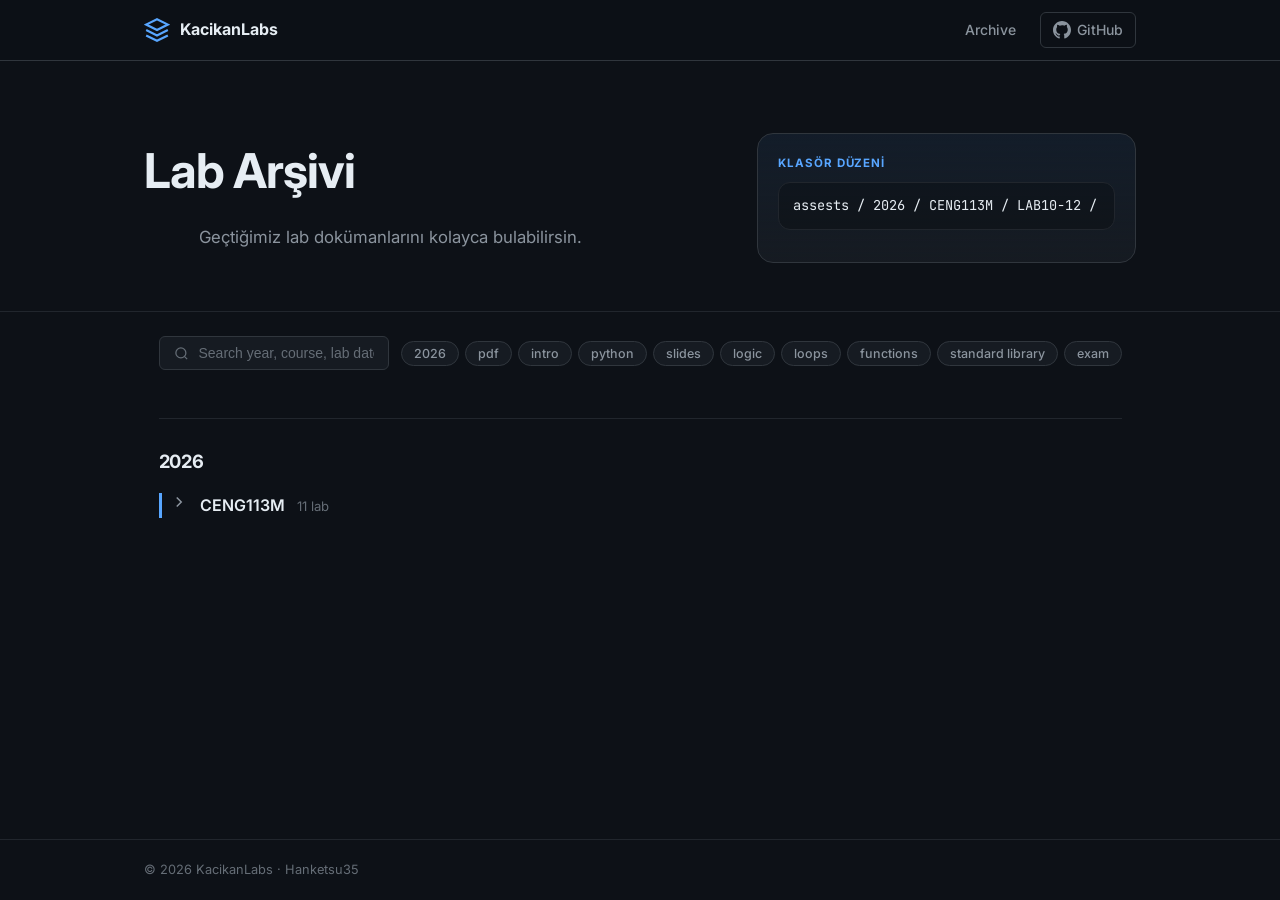
<file: index.html>
<!DOCTYPE html>
<html lang="tr">
<head>
  <meta charset="UTF-8" />
  <meta name="viewport" content="width=device-width, initial-scale=1.0" />
  <meta name="google-site-verification" content="0qQYVVpzFaf__T70sFdoQETvUvuDHcyBuQ9xw2j_mVY" />
  <title>KacikanLabs</title>
  <link rel="stylesheet" href="style.css" />
  <link rel="preconnect" href="https://fonts.googleapis.com" />
  <link href="https://fonts.googleapis.com/css2?family=Inter:wght@400;500;600;700;800&family=JetBrains+Mono:wght@400;500&display=swap" rel="stylesheet" />
</head>
<body>

  <header class="site-header">
    <div class="container header-inner">
      <a href="/" class="logo">
        <svg width="26" height="26" viewBox="0 0 24 24" fill="none" stroke="currentColor" stroke-width="2">
          <path d="M12 2L2 7l10 5 10-5-10-5z"/>
          <path d="M2 17l10 5 10-5"/>
          <path d="M2 12l10 5 10-5"/>
        </svg>
        <span>KacikanLabs</span>
      </a>
      <nav class="nav">
        <a href="#archive">Archive</a>
        <a href="https://github.com/Hanketsu35" target="_blank" rel="noreferrer" class="nav-gh">
          <svg width="18" height="18" viewBox="0 0 24 24" fill="currentColor"><path d="M12 0C5.374 0 0 5.373 0 12c0 5.302 3.438 9.8 8.207 11.387.599.111.793-.261.793-.577v-2.234c-3.338.726-4.033-1.416-4.033-1.416-.546-1.387-1.333-1.756-1.333-1.756-1.089-.745.083-.729.083-.729 1.205.084 1.839 1.237 1.839 1.237 1.07 1.834 2.807 1.304 3.492.997.107-.775.418-1.305.762-1.604-2.665-.305-5.467-1.334-5.467-5.931 0-1.311.469-2.381 1.236-3.221-.124-.303-.535-1.524.117-3.176 0 0 1.008-.322 3.301 1.23A11.509 11.509 0 0112 5.803c1.02.005 2.047.138 3.006.404 2.291-1.552 3.297-1.23 3.297-1.23.653 1.653.242 2.874.118 3.176.77.84 1.235 1.911 1.235 3.221 0 4.609-2.807 5.624-5.479 5.921.43.372.823 1.102.823 2.222v3.293c0 .319.192.694.801.576C20.566 21.797 24 17.3 24 12c0-6.627-5.373-12-12-12z"/></svg>
          GitHub
        </a>
      </nav>
    </div>
  </header>

  <section class="hero hero-labs">
    <div class="container hero-shell">
      <div>
        <h1 class="hero-title">Lab Arşivi</h1>
        <p class="hero-sub">Geçtiğimiz lab dokümanlarını kolayca bulabilirsin.</p>
      </div>
      <div class="hero-panel">
        <div class="hero-panel-label">Klasör düzeni</div>
        <div class="hero-panel-path">assests / 2026 / CENG113M / LAB10-12 /</div>
      </div>
    </div>
  </section>

  <main class="container archive" id="archive">
    <div class="toolbar">
      <div class="search-wrap">
        <svg width="15" height="15" viewBox="0 0 24 24" fill="none" stroke="currentColor" stroke-width="2"><circle cx="11" cy="11" r="8"/><path d="m21 21-4.35-4.35"/></svg>
        <input type="text" id="search" placeholder="Search year, course, lab date, title..." />
      </div>
      <div class="tag-filters" id="tag-filters"></div>
    </div>

    <div id="year-groups"></div>
    <p class="empty-state" id="empty-state" style="display:none">No labs found.</p>
  </main>

  <main class="container lab-detail" id="lab-detail" style="display:none"></main>

  <footer class="site-footer">
    <div class="container footer-inner">
      <span>© 2026 KacikanLabs · <a href="https://github.com/Hanketsu35" target="_blank" rel="noreferrer">Hanketsu35</a></span>
    </div>
  </footer>

  <script src="content.js"></script>
  <script>
    const labs = window.KACIKANLABS_LABS || [];
    const searchEl = document.getElementById("search");
    const tagsEl = document.getElementById("tag-filters");
    const yearGroupsEl = document.getElementById("year-groups");
    const emptyEl = document.getElementById("empty-state");
    const archiveEl = document.getElementById("archive");
    const detailEl = document.getElementById("lab-detail");

    function slugify(value) {
      return String(value)
        .toLowerCase()
        .replace(/[^a-z0-9]+/g, "-")
        .replace(/^-+|-+$/g, "");
    }

    function getLabId(lab) {
      return `${lab.year}-${lab.labDate}-${slugify(lab.course)}`;
    }

    function getLabNumber(lab) {
      const match = String(lab.labDate || "").match(/\d+/);
      return match ? Number(match[0]) : 0;
    }

    function getSelectedLab() {
      const params = new URLSearchParams(window.location.search);
      const labId = params.get("lab");
      return labs.find(lab => getLabId(lab) === labId) || null;
    }

    const allTags = [...new Set(labs.flatMap(lab => lab.tags || []))];
    const allYears = [...new Set(labs.map(lab => lab.year))].sort((a, b) => b.localeCompare(a));
    let activeTag = null;
    let activeYear = null;

    allYears.forEach(year => {
      const btn = document.createElement("button");
      btn.className = "tag-btn";
      btn.textContent = year;
      btn.onclick = () => {
        activeYear = activeYear === year ? null : year;
        syncActiveButtons();
        render();
      };
      tagsEl.appendChild(btn);
    });

    allTags.forEach(tag => {
      const btn = document.createElement("button");
      btn.className = "tag-btn";
      btn.textContent = tag;
      btn.onclick = () => {
        activeTag = activeTag === tag ? null : tag;
        syncActiveButtons();
        render();
      };
      tagsEl.appendChild(btn);
    });

    function openLab(lab) {
      const params = new URLSearchParams(window.location.search);
      params.set("lab", getLabId(lab));
      history.pushState({}, "", `${window.location.pathname}?${params.toString()}`);
      render();
      window.scrollTo({ top: 0, behavior: "smooth" });
    }

    function closeLab() {
      const params = new URLSearchParams(window.location.search);
      params.delete("lab");
      const next = params.toString() ? `${window.location.pathname}?${params.toString()}` : window.location.pathname;
      history.pushState({}, "", next);
      render();
      window.scrollTo({ top: 0, behavior: "smooth" });
    }

    function syncActiveButtons() {
      document.querySelectorAll(".tag-btn").forEach(button => {
        button.classList.remove("active");
        if (button.textContent === activeYear || button.textContent === activeTag) {
          button.classList.add("active");
        }
      });
    }

    function matchesSearch(lab, query) {
      if (!query) return true;
      const haystack = [lab.year, lab.course, lab.labDate, lab.title, lab.description, ...(lab.tags || [])].join(" ").toLowerCase();
      return haystack.includes(query);
    }

    function render() {
      const selectedLab = getSelectedLab();
      const showingDetail = Boolean(selectedLab);
      archiveEl.style.display = showingDetail ? "none" : "block";
      detailEl.style.display = showingDetail ? "block" : "none";

      if (showingDetail) {
        searchEl.value = searchEl.value;
        detailEl.innerHTML = `
          <section class="detail-shell">
            <div class="detail-head">
              <a href="/" class="back-link" data-close-lab>← Back to archive</a>
              <div class="detail-kicker">${selectedLab.year} / ${selectedLab.course}</div>
              <h2>${selectedLab.title}</h2>
              <p class="detail-meta">${selectedLab.labDate} · ${selectedLab.description}</p>
              <div class="detail-tags">
                ${(selectedLab.tags || []).map(tag => `<span class="tag">${tag}</span>`).join("")}
              </div>
            </div>
            <div class="detail-assets">
              <div class="detail-assets-header">
                <h3>Files in this lab</h3>
                <span>${(selectedLab.assets || []).length} file</span>
              </div>
              <div class="detail-asset-grid">
                ${(selectedLab.assets || []).map(asset => `
                  <a class="asset-chip asset-${asset.kind}" href="${asset.href}" ${asset.label.toLowerCase().endsWith(".txt") ? "download" : 'target="_blank" rel="noreferrer"'}>
                    <span>${asset.kind}</span>
                    <strong>${asset.label}</strong>
                    <small>${asset.href}</small>
                  </a>
                `).join("")}
              </div>
            </div>
          </section>
        `;
        detailEl.querySelector("[data-close-lab]")?.addEventListener("click", event => {
          event.preventDefault();
          closeLab();
        });
        return;
      }

      const query = searchEl.value.trim().toLowerCase();
      const filtered = labs.filter(lab => {
        const yearOk = !activeYear || lab.year === activeYear;
        const tagOk = !activeTag || (lab.tags || []).includes(activeTag);
        return yearOk && tagOk && matchesSearch(lab, query);
      });

      yearGroupsEl.innerHTML = "";
      emptyEl.style.display = filtered.length ? "none" : "block";

      const grouped = filtered.reduce((acc, lab) => {
        if (!acc[lab.year]) acc[lab.year] = {};
        (acc[lab.year][lab.course] ||= []).push(lab);
        return acc;
      }, {});

      Object.keys(grouped).sort((a, b) => b.localeCompare(a)).forEach(year => {
        const yearSection = document.createElement("section");
        yearSection.className = "year-section";
        yearSection.innerHTML = `
          <div class="year-section-header">
            <h2>${year}</h2>
          </div>
          <div class="course-groups"></div>
        `;

        const courseGroupsContainer = yearSection.querySelector(".course-groups");
        const courses = grouped[year];

        Object.keys(courses).sort().forEach(course => {
          const courseGroup = document.createElement("div");
          courseGroup.className = "course-group";
          courseGroup.innerHTML = `
            <div class="course-header" data-toggle="${course}">
              <svg class="toggle-icon" width="18" height="18" viewBox="0 0 24 24" fill="none" stroke="currentColor" stroke-width="2">
                <polyline points="6 9 12 15 18 9"></polyline>
              </svg>
              <h3>${course}</h3>
              <span>${courses[course].length} lab</span>
            </div>
            <div class="lab-list"></div>
          `;

          const header = courseGroup.querySelector(".course-header");
          const list = courseGroup.querySelector(".lab-list");

          header.addEventListener("click", () => {
            courseGroup.classList.toggle("open");
          });

          courses[course].sort((a, b) => getLabNumber(b) - getLabNumber(a)).forEach(lab => {
            const card = document.createElement("article");
            card.className = "lab-card";
            card.innerHTML = `
              <div class="lab-card-head">
                <div>
                  <p class="lab-path">${lab.year} / ${lab.course} / ${lab.labDate}</p>
                  <h3>${lab.title}</h3>
                </div>
                <span class="lab-date">${lab.labDate}</span>
              </div>
              <p class="lab-description">${lab.description}</p>
              <div class="resource-meta lab-tags">
                ${(lab.tags || []).map(tag => `<span class="tag">${tag}</span>`).join("")}
                <span class="meta-chip">${(lab.assets || []).length} files</span>
              </div>
              <div class="lab-card-actions">
                <button class="btn btn-outline lab-open-btn" type="button">Open lab</button>
              </div>
            `;
            card.querySelector(".lab-open-btn")?.addEventListener("click", () => openLab(lab));
            list.appendChild(card);
          });

          courseGroupsContainer.appendChild(courseGroup);
        });

        yearGroupsEl.appendChild(yearSection);
      });
    }

    searchEl.addEventListener("input", render);
    window.addEventListener("popstate", render);
    render();
  </script>
</body>
</html>
</file>
<file: style.css>
/* ── Reset & Base ─────────────────────────────────────────── */
*, *::before, *::after { box-sizing: border-box; margin: 0; padding: 0; }

:root {
  --bg:        #0d1117;
  --bg-card:   #161b22;
  --bg-hover:  #1c2128;
  --border:    #30363d;
  --border-sub:#21262d;
  --text:      #e6edf3;
  --text-sub:  #8b949e;
  --text-muted:#656d76;
  --accent:    #58a6ff;
  --accent-bg: #1f3a5f;
  --green:     #3fb950;
  --orange:    #d29922;
  --red:       #f85149;
  --purple:    #bc8cff;
  --radius:    6px;
  --radius-lg: 10px;
}

html { font-size: 16px; scroll-behavior: smooth; }

body {
  font-family: 'Inter', system-ui, sans-serif;
  background: var(--bg);
  color: var(--text);
  line-height: 1.6;
  min-height: 100vh;
  display: flex;
  flex-direction: column;
}

a { color: var(--accent); text-decoration: none; }
a:hover { text-decoration: underline; }

.container {
  max-width: 1040px;
  margin: 0 auto;
  padding: 0 24px;
}

/* ── Header ───────────────────────────────────────────────── */
.site-header {
  border-bottom: 1px solid var(--border);
  background: rgba(13, 17, 23, 0.95);
  backdrop-filter: blur(8px);
  position: sticky;
  top: 0;
  z-index: 100;
}

.header-inner {
  display: flex;
  align-items: center;
  gap: 32px;
  height: 60px;
}

.logo {
  display: flex;
  align-items: center;
  gap: 10px;
  font-weight: 700;
  font-size: 1rem;
  color: var(--text);
  text-decoration: none;
  white-space: nowrap;
}
.logo svg { color: var(--accent); }
.logo:hover { text-decoration: none; color: var(--accent); }

.nav {
  display: flex;
  align-items: center;
  gap: 4px;
  margin-left: auto;
}

.nav a {
  padding: 6px 12px;
  border-radius: var(--radius);
  font-size: 0.875rem;
  color: var(--text-sub);
  font-weight: 500;
  transition: color 0.15s, background 0.15s;
  text-decoration: none;
}
.nav a:hover { color: var(--text); background: var(--bg-hover); }
.nav a.active { color: var(--text); background: var(--bg-card); border: 1px solid var(--border); }

.nav-gh {
  display: flex;
  align-items: center;
  gap: 6px;
  margin-left: 8px;
  border: 1px solid var(--border) !important;
}

/* ── Hero (homepage) ──────────────────────────────────────── */
.hero {
  padding: 80px 0 64px;
  text-align: center;
  border-bottom: 1px solid var(--border-sub);
}

.hero-eyebrow {
  display: inline-block;
  background: var(--accent-bg);
  color: var(--accent);
  border: 1px solid rgba(88,166,255,0.2);
  padding: 3px 12px;
  border-radius: 20px;
  font-size: 0.75rem;
  font-weight: 600;
  letter-spacing: 0.06em;
  text-transform: uppercase;
  margin-bottom: 20px;
}

.hero-title {
  font-size: clamp(2rem, 5vw, 3rem);
  font-weight: 700;
  letter-spacing: -0.02em;
  color: var(--text);
  margin-bottom: 14px;
}

.hero-sub {
  font-size: 1.05rem;
  color: var(--text-sub);
  max-width: 480px;
  margin: 0 auto;
}

/* ── Lab Grid (homepage cards) ───────────────────────────── */
.lab-grid {
  display: grid;
  grid-template-columns: repeat(auto-fill, minmax(280px, 1fr));
  gap: 16px;
  padding: 48px 0 64px;
}

.lab-card {
  display: flex;
  align-items: center;
  gap: 16px;
  background: var(--bg-card);
  border: 1px solid var(--border);
  border-radius: var(--radius-lg);
  padding: 24px;
  text-decoration: none;
  transition: border-color 0.15s, transform 0.1s, box-shadow 0.15s;
}
.lab-card:hover {
  border-color: var(--accent);
  transform: translateY(-2px);
  box-shadow: 0 8px 24px rgba(0,0,0,0.4);
  text-decoration: none;
}

.lab-card-icon {
  width: 52px;
  height: 52px;
  border-radius: var(--radius);
  display: flex;
  align-items: center;
  justify-content: center;
  flex-shrink: 0;
}

.pdf-icon   { background: rgba(248,81,73,0.12);  color: #f85149; }
.data-icon  { background: rgba(63,185,80,0.12);  color: #3fb950; }
.code-icon  { background: rgba(88,166,255,0.12); color: #58a6ff; }

.lab-card-body { flex: 1; }
.lab-card-body h2 { font-size: 1rem; font-weight: 600; color: var(--text); margin-bottom: 4px; }
.lab-card-body p  { font-size: 0.85rem; color: var(--text-sub); }
.lab-card-arrow { color: var(--text-muted); font-size: 1.2rem; transition: transform 0.15s; }
.lab-card:hover .lab-card-arrow { transform: translateX(4px); color: var(--accent); }

/* ── Page Header (sub-pages) ──────────────────────────────── */
.page-header {
  padding: 40px 0 32px;
  border-bottom: 1px solid var(--border-sub);
}

.breadcrumb {
  font-size: 0.8rem;
  color: var(--text-muted);
  margin-bottom: 8px;
}
.breadcrumb a { color: var(--text-muted); }
.breadcrumb a:hover { color: var(--accent); }

.page-header h1 { font-size: 1.75rem; font-weight: 700; color: var(--text); margin-bottom: 6px; }
.page-header p  { font-size: 0.9rem; color: var(--text-sub); }

/* ── Toolbar ──────────────────────────────────────────────── */
.toolbar {
  display: flex;
  align-items: center;
  flex-wrap: wrap;
  gap: 12px;
  padding: 24px 0 20px;
}

.search-wrap {
  display: flex;
  align-items: center;
  gap: 10px;
  background: var(--bg-card);
  border: 1px solid var(--border);
  border-radius: var(--radius);
  padding: 8px 14px;
  flex: 1;
  min-width: 200px;
  max-width: 360px;
}
.search-wrap svg { color: var(--text-muted); flex-shrink: 0; }
.search-wrap input {
  background: none;
  border: none;
  outline: none;
  color: var(--text);
  font-size: 0.875rem;
  width: 100%;
}
.search-wrap input::placeholder { color: var(--text-muted); }

.tag-filters { display: flex; flex-wrap: wrap; gap: 6px; }

.tag-btn {
  background: var(--bg-card);
  border: 1px solid var(--border);
  color: var(--text-sub);
  padding: 4px 12px;
  border-radius: 20px;
  font-size: 0.78rem;
  font-weight: 500;
  cursor: pointer;
  transition: all 0.15s;
  font-family: inherit;
}
.tag-btn:hover  { border-color: var(--accent); color: var(--accent); }
.tag-btn.active { background: var(--accent-bg); border-color: var(--accent); color: var(--accent); }

/* ── Resource List ────────────────────────────────────────── */
.resource-list { display: flex; flex-direction: column; gap: 1px; }

.resource-item {
  display: flex;
  align-items: center;
  gap: 16px;
  background: var(--bg-card);
  border: 1px solid var(--border);
  border-radius: var(--radius);
  padding: 16px 20px;
  transition: border-color 0.15s, background 0.15s;
  margin-bottom: 8px;
}
.resource-item:hover { border-color: var(--accent); background: var(--bg-hover); }

.resource-icon {
  width: 40px;
  height: 40px;
  border-radius: var(--radius);
  display: flex;
  align-items: center;
  justify-content: center;
  flex-shrink: 0;
}
.pdf-icon-sm   { background: rgba(248,81,73,0.12);  color: #f85149; }
.data-icon-sm  { background: rgba(63,185,80,0.12);  color: #3fb950; }
.code-icon-sm  { background: rgba(88,166,255,0.12); color: #58a6ff; }

.resource-body { flex: 1; min-width: 0; }
.resource-title { font-weight: 600; font-size: 0.95rem; color: var(--text); margin-bottom: 3px; }
.resource-desc  { font-size: 0.82rem; color: var(--text-sub); margin-bottom: 8px; white-space: nowrap; overflow: hidden; text-overflow: ellipsis; }

.resource-meta  { display: flex; flex-wrap: wrap; align-items: center; gap: 6px; }

.tag {
  background: var(--bg-hover);
  border: 1px solid var(--border);
  color: var(--text-sub);
  padding: 2px 8px;
  border-radius: 12px;
  font-size: 0.72rem;
  font-weight: 500;
}

.meta-chip {
  background: transparent;
  color: var(--text-muted);
  font-size: 0.75rem;
  font-family: 'JetBrains Mono', monospace;
}

.lang-dot {
  display: inline-flex;
  align-items: center;
  gap: 5px;
  font-size: 0.75rem;
  color: var(--text-muted);
}
.lang-dot-circle {
  width: 10px;
  height: 10px;
  border-radius: 50%;
  background: var(--lc, #8b949e);
  display: inline-block;
}

/* ── Resource Actions ─────────────────────────────────────── */
.resource-actions { display: flex; gap: 8px; flex-shrink: 0; }

.btn {
  display: inline-flex;
  align-items: center;
  gap: 6px;
  padding: 7px 14px;
  border-radius: var(--radius);
  font-size: 0.82rem;
  font-weight: 600;
  font-family: inherit;
  cursor: pointer;
  border: 1px solid transparent;
  text-decoration: none;
  transition: all 0.15s;
  white-space: nowrap;
}

.btn-download {
  background: var(--green);
  color: #000;
  border-color: var(--green);
}
.btn-download:hover {
  background: #46c65a;
  border-color: #46c65a;
  text-decoration: none;
  color: #000;
}

.btn-ghost {
  background: transparent;
  color: var(--text-sub);
  border-color: var(--border);
}
.btn-ghost:hover { background: var(--bg-hover); color: var(--text); border-color: var(--accent); text-decoration: none; }

.btn-outline {
  background: transparent;
  color: var(--text);
  border-color: var(--border);
}
.btn-outline:hover { border-color: var(--accent); color: var(--accent); text-decoration: none; }

/* ── Empty State ──────────────────────────────────────────── */
.empty-state {
  text-align: center;
  color: var(--text-muted);
  padding: 48px 0;
  font-size: 0.9rem;
}

/* ── About Section ────────────────────────────────────────── */
.about-section {
  margin-top: auto;
  border-top: 1px solid var(--border-sub);
  padding: 64px 0;
}
.about-inner { max-width: 520px; margin: 0 auto; text-align: center; }
.about-inner h2 { font-size: 1.4rem; font-weight: 700; margin-bottom: 12px; }
.about-inner p  { color: var(--text-sub); margin-bottom: 24px; }

/* ── Footer ───────────────────────────────────────────────── */
.site-footer {
  border-top: 1px solid var(--border-sub);
  padding: 20px 0;
  margin-top: auto;
}

.footer-inner {
  display: flex;
  justify-content: space-between;
  align-items: center;
  font-size: 0.8rem;
  color: var(--text-muted);
}
.footer-inner a { color: var(--text-muted); }
.footer-inner a:hover { color: var(--accent); }

/* ── Responsive ───────────────────────────────────────────── */
@media (max-width: 640px) {
  .resource-item { flex-wrap: wrap; }
  .resource-actions { width: 100%; justify-content: flex-start; }
  .resource-icon { display: none; }
  .footer-inner { flex-direction: column; gap: 8px; text-align: center; }
  .hero { padding: 48px 0 40px; }
  .lab-grid { grid-template-columns: 1fr; }
  .toolbar { flex-direction: column; align-items: stretch; }
  .search-wrap { max-width: 100%; }
}

/* ── Unified Archive Layout ──────────────────────────────── */
.hero-labs {
  padding: 72px 0 48px;
  text-align: left;
  border-bottom: 1px solid var(--border-sub);
}

.hero-shell {
  display: grid;
  grid-template-columns: minmax(0, 1.4fr) minmax(280px, 0.9fr);
  gap: 24px;
  align-items: stretch;
}

.hero-panel {
  background: linear-gradient(180deg, rgba(88,166,255,0.08), rgba(22,27,34,0.95));
  border: 1px solid var(--border);
  border-radius: 16px;
  padding: 20px;
}

.hero-panel-label {
  color: var(--accent);
  text-transform: uppercase;
  letter-spacing: 0.08em;
  font-size: 0.72rem;
  font-weight: 700;
  margin-bottom: 10px;
}

.hero-panel-path {
  font-family: 'JetBrains Mono', monospace;
  font-size: 0.85rem;
  color: var(--text);
  padding: 12px 14px;
  border-radius: 12px;
  background: rgba(0,0,0,0.24);
  border: 1px solid var(--border-sub);
  margin-bottom: 12px;
  overflow-x: auto;
}

.hero-panel p {
  color: var(--text-sub);
  font-size: 0.92rem;
}

.archive { padding-bottom: 64px; }

.year-section {
  padding-top: 28px;
  margin-top: 28px;
  border-top: 1px solid var(--border-sub);
}

.year-section-header {
  display: flex;
  align-items: baseline;
  justify-content: space-between;
  gap: 12px;
  margin-bottom: 16px;
}

.year-section-header h2 {
  font-size: 1.15rem;
  font-weight: 700;
  letter-spacing: -0.01em;
}

.year-section-header span {
  font-size: 0.82rem;
  color: var(--text-muted);
}

.course-group {
  margin-bottom: 32px;
}

.course-header {
  display: flex;
  align-items: baseline;
  gap: 12px;
  margin-bottom: 12px;
  padding-left: 8px;
  border-left: 3px solid var(--accent);
  cursor: pointer;
  user-select: none;
  transition: opacity 0.15s;
}

.course-header:hover {
  opacity: 0.8;
}

.toggle-icon {
  flex-shrink: 0;
  transition: transform 0.2s ease;
  color: var(--text-sub);
}

.course-group.open .toggle-icon {
  transform: rotate(0deg);
}

.course-group:not(.open) .toggle-icon {
  transform: rotate(-90deg);
}

.course-header h3 {
  font-size: 1rem;
  font-weight: 600;
  color: var(--text);
}

.course-header span {
  font-size: 0.82rem;
  color: var(--text-muted);
}

.course-group:not(.open) .lab-list {
  display: none;
}

.lab-list {
  display: grid;
  gap: 14px;
}

.lab-card {
  background: var(--bg-card);
  border: 1px solid var(--border);
  border-radius: 18px;
  padding: 20px;
}

.lab-card-head {
  display: flex;
  align-items: flex-start;
  justify-content: space-between;
  gap: 16px;
  margin-bottom: 10px;
}

.lab-card-head h3 {
  font-size: 1.05rem;
  line-height: 1.35;
}

.lab-path {
  font-family: 'JetBrains Mono', monospace;
  font-size: 0.74rem;
  color: var(--text-muted);
  margin-bottom: 6px;
}

.lab-date {
  font-family: 'JetBrains Mono', monospace;
  font-size: 0.76rem;
  color: var(--text-muted);
  white-space: nowrap;
}

.lab-description {
  color: var(--text-sub);
  font-size: 0.92rem;
  margin-bottom: 14px;
}

.lab-tags { margin-bottom: 14px; }

.lab-assets {
  display: flex;
  flex-wrap: wrap;
  gap: 10px;
}

.asset-chip {
  display: inline-flex;
  flex-direction: column;
  gap: 3px;
  padding: 10px 12px;
  border-radius: 14px;
  border: 1px solid var(--border);
  background: rgba(0,0,0,0.16);
  color: var(--text);
  min-width: 170px;
  text-decoration: none;
}

.asset-chip:hover { text-decoration: none; border-color: var(--accent); }

.asset-chip span {
  font-size: 0.68rem;
  letter-spacing: 0.08em;
  text-transform: uppercase;
  color: var(--text-muted);
}

.asset-chip strong {
  font-size: 0.88rem;
  font-weight: 600;
}

.asset-pdf { box-shadow: inset 0 0 0 1px rgba(248,81,73,0.12); }
.asset-code { box-shadow: inset 0 0 0 1px rgba(88,166,255,0.12); }
.asset-data { box-shadow: inset 0 0 0 1px rgba(63,185,80,0.12); }

.asset-chip small {
  font-size: 0.72rem;
  color: var(--text-muted);
  line-height: 1.4;
  word-break: break-word;
}

.lab-card-actions {
  display: flex;
  justify-content: flex-end;
  margin-top: 14px;
}

.lab-open-btn {
  min-width: 120px;
}

.archive .lab-card {
  display: block;
  align-items: initial;
  gap: 0;
}

.lab-detail {
  padding: 28px 0 64px;
}

.detail-shell {
  display: grid;
  gap: 18px;
}

.detail-head,
.detail-assets {
  background: var(--bg-card);
  border: 1px solid var(--border);
  border-radius: 18px;
  padding: 22px;
}

.detail-kicker {
  color: var(--accent);
  font-size: 0.76rem;
  font-weight: 700;
  letter-spacing: 0.08em;
  text-transform: uppercase;
  margin-bottom: 10px;
}

.detail-head h2 {
  font-size: clamp(1.4rem, 3vw, 2.1rem);
  line-height: 1.2;
  margin-bottom: 10px;
}

.detail-meta {
  color: var(--text-sub);
  margin-bottom: 14px;
}

.detail-tags { display: flex; flex-wrap: wrap; gap: 6px; }

.back-link {
  display: inline-flex;
  align-items: center;
  gap: 6px;
  font-size: 0.85rem;
  color: var(--text-muted);
  margin-bottom: 18px;
}

.back-link:hover { color: var(--accent); text-decoration: none; }

.detail-assets-header {
  display: flex;
  align-items: baseline;
  justify-content: space-between;
  gap: 10px;
  margin-bottom: 16px;
}

.detail-assets-header h3 { font-size: 1.05rem; }
.detail-assets-header span { color: var(--text-muted); font-size: 0.82rem; }

.detail-asset-grid {
  display: grid;
  grid-template-columns: repeat(auto-fit, minmax(220px, 1fr));
  gap: 12px;
}

@media (max-width: 860px) {
  .hero-shell { grid-template-columns: 1fr; }
  .lab-card-head { flex-direction: column; }
  .lab-date { white-space: normal; }
  .detail-assets-header { flex-direction: column; align-items: flex-start; }
}

@media (max-width: 640px) {
  .hero-labs { padding-top: 56px; }
  .asset-chip { width: 100%; min-width: 0; }
  .lab-card-actions { justify-content: stretch; }
  .lab-open-btn { width: 100%; }
}
</file>
